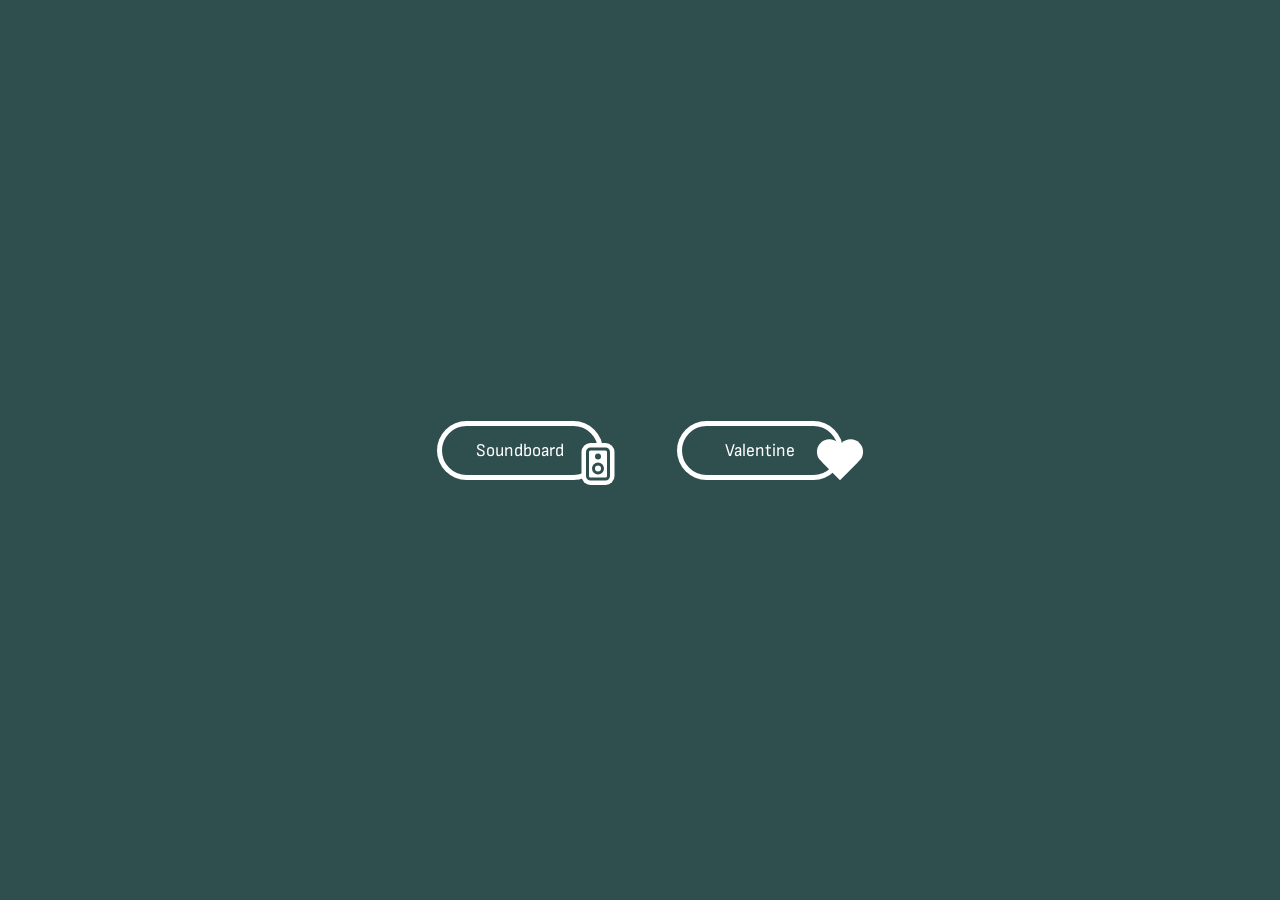
<file: index.html>
<!DOCTYPE html>
<html lang="en">
<head>
    <meta charset="UTF-8">
    <meta name="viewport" content="width=device-width, initial-scale=1.0">
    <title>Menu</title>
    <link rel="stylesheet" href="style.css">
</head>
<body>
    <div class="main">
        <a href="soundboard/index.html">
            <button id="soundboard">
                Soundboard
                <div class="gg-music-speaker"></div>
            </button>
        </a>
        
        <a href="valentine/index.html">
            <button id="valentine">
                Valentine
                <div class="heart" id="level3"></div>
                <div class="heart" id="level2"></div>
                <div class="heart" id="level1"></div>
            </button>
        </a>
    </div>
</body>
    <link rel="preconnect" href="https://fonts.googleapis.com">
    <link rel="preconnect" href="https://fonts.gstatic.com" crossorigin>
    <link href="https://fonts.googleapis.com/css2?family=Sofia+Sans+Semi+Condensed:ital,wght@0,1..1000;1,1..1000&display=swap" rel="stylesheet">
</html>
</file>
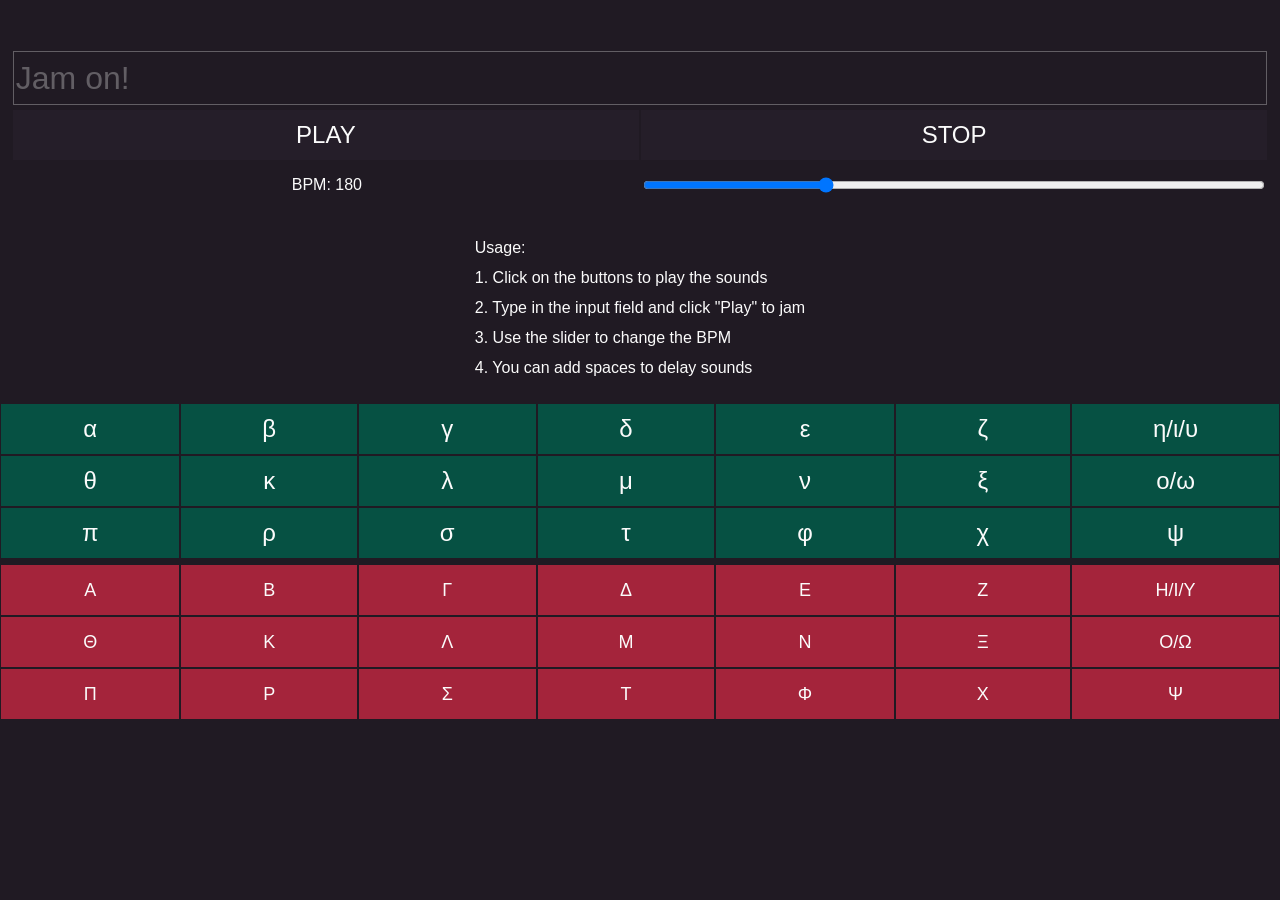
<file: soundboard/index.html>
<!DOCTYPE html>
<html lang="en">
<head>
    <meta charset="UTF-8">
    <meta name="viewport" content="width=device-width, initial-scale=1.0">
    <title>Ermis & Eleni Soundboard</title>
    <link rel="stylesheet" href="style.css">
</head>
<body>
    <div class="jam">
        <input type="text" placeholder="Jam on!" id="jam-input">
        <button id="jam-button">Play</button>
        <button id="stop-button">Stop</button>
        <p id="jam-text">BPM: 180</p>
        <input type="range" min="50" max="500" value="180" class="slider" id="jam-range">
    </div>

    <div class="usage">
        <p>Usage:</p>
        <p>1. Click on the buttons to play the sounds</p>
        <p>2. Type in the input field and click "Play" to jam</p>
        <p>3. Use the slider to change the BPM</p>
        <p>4. You can add spaces to delay sounds</p>
    </div>

    <div class="soundboard">
        <button class="ermis-button" id="er1">α</button>
        <button class="ermis-button" id="er2">β</button>
        <button class="ermis-button" id="er3">γ</button>
        <button class="ermis-button" id="er4">δ</button>
        <button class="ermis-button" id="er5">ε</button>
        <button class="ermis-button" id="er6">ζ</button>
        <button class="ermis-button" id="er7">η/ι/υ</button>
        <button class="ermis-button" id="er8">θ</button>
        <button class="ermis-button" id="er9">κ</button>
        <button class="ermis-button" id="er10">λ</button>
        <button class="ermis-button" id="er11">μ</button>
        <button class="ermis-button" id="er12">ν</button>
        <button class="ermis-button" id="er13">ξ</button>
        <button class="ermis-button" id="er14">ο/ω</button>
        <button class="ermis-button" id="er15">π</button>
        <button class="ermis-button" id="er16">ρ</button>
        <button class="ermis-button" id="er17">σ</button>
        <button class="ermis-button" id="er18">τ</button>
        <button class="ermis-button" id="er19">φ</button>
        <button class="ermis-button" id="er20">χ</button>
        <button class="ermis-button" id="er21">ψ</button>

        <div class="empty-cell"></div>

        <button class="eleni-button" id="el1">Α</button>
        <button class="eleni-button" id="el2">Β</button>
        <button class="eleni-button" id="el3">Γ</button>
        <button class="eleni-button" id="el4">Δ</button>
        <button class="eleni-button" id="el5">Ε</button>
        <button class="eleni-button" id="el6">Ζ</button>
        <button class="eleni-button" id="el7">Η/Ι/Υ</button>
        <button class="eleni-button" id="el8">Θ</button>
        <button class="eleni-button" id="el9">Κ</button>
        <button class="eleni-button" id="el10">Λ</button>
        <button class="eleni-button" id="el11">Μ</button>
        <button class="eleni-button" id="el12">Ν</button>
        <button class="eleni-button" id="el13">Ξ</button>
        <button class="eleni-button" id="el14">Ο/Ω</button>
        <button class="eleni-button" id="el15">Π</button>
        <button class="eleni-button" id="el16">Ρ</button>
        <button class="eleni-button" id="el17">Σ</button>
        <button class="eleni-button" id="el18">Τ</button>
        <button class="eleni-button" id="el19">Φ</button>
        <button class="eleni-button" id="el20">Χ</button>
        <button class="eleni-button" id="el21">Ψ</button>
    </div>
    <script src="./scripts/helper.js"></script>
    <script src="./scripts/data.js"></script>
    <script src="./scripts/jam.js"></script>
    <script src="./scripts/keyboard.js"></script>
    <script src="./scripts/soundboard.js"></script>
</body>
</html>
</file>
<file: style.css>
body {
    margin: 0;
    padding: 0;
    background-color: darkslategray;
}

.main {
    display: flex;
    justify-content: center;
    align-items: center;
    height: 100vh;

    gap: min(5rem, 10vw);
}

button {
    font-size: large;
    font-family: "Sofia Sans Semi Condensed", sans-serif;

    color: white;
    padding: 14px 20px;
    
    cursor: pointer;
    
    border: 2px solid;
    border-radius: 100px;
    
    transition: opacity 0.5s;

    min-width: 10rem;
    min-height: 3rem;

    position: relative;

    background-color:darkslategray;
    box-shadow: 0 0 0 3px white;
}

button:hover {
    opacity: 0.75;
}

#soundboard:hover .gg-music-speaker {
    scale: 2.5;
    rotate: 15deg;
}

#valentine:hover #level1 {
    opacity: 1;
}

#valentine:hover #level2 {
    opacity: 1;
}

#valentine:hover #level3 {
    right:  1.5rem;
    rotate: 15deg;
}

#valentine:hover #level3::before, #valentine:hover #level3::after {
    scale: 110%;
}

.gg-music-speaker {
    background-color: white;
    box-sizing: border-box;
    position: absolute;
    display: block;
    transform: scale(var(--ggs, 1));
    width: 16px;
    height: 22px;
    border: 2px solid darkslategray;
    border-radius: 3px;

    bottom: 0%;
    right: -0.5rem;

    box-shadow: 0 0 0 3px white;

    scale: 1.5;

    transition: scale 0.5s, rotate 0.5s;
}

.gg-music-speaker::after,
.gg-music-speaker::before {
    content: "";
    display: block;
    box-sizing: border-box;
    position: absolute;
    border: 2px solid darkslategray;
    border-radius: 100px
}

.gg-music-speaker::before {
    bottom: 2px;
    width: 8px;
    height: 8px;
    left: 2px
}

.gg-music-speaker::after {
    width: 4px;
    height: 4px;
    left: 4px;
    top: 2px
}

.heart:before,
.heart:after{
    position: absolute;
    content: "";
    left: 50px;
    top: 0;
    width: 50px;
    height: 80px;
    background: white;
    -moz-border-radius: 50px 50px 0 0;
    border-radius: 50px 50px 0 0;
    -webkit-transform: rotate(-45deg);
       -moz-transform: rotate(-45deg);
        -ms-transform: rotate(-45deg);
         -o-transform: rotate(-45deg);
            transform: rotate(-45deg);
    -webkit-transform-origin: 0 100%;
       -moz-transform-origin: 0 100%;
        -ms-transform-origin: 0 100%;
         -o-transform-origin: 0 100%;
            transform-origin: 0 100%;
            
    transition: scale 0.5s;
}
.heart:after{
    left: 0;
    -webkit-transform: rotate(45deg);
       -moz-transform: rotate(45deg);
        -ms-transform: rotate(45deg);
         -o-transform: rotate(45deg);
            transform: rotate(45deg);
    -webkit-transform-origin: 100% 100%;
       -moz-transform-origin: 100% 100%;
        -ms-transform-origin: 100% 100%;
         -o-transform-origin: 100% 100%;
            transform-origin :100% 100%;
}

.container {
    position: absolute;
    bottom: 100%;
}

.heart {
    scale: 50%;

    position: absolute;
    bottom: 70%;
    right: 15%;

    transition: right 0.7s, rotate 0.2s;
}

#level1 {
    pointer-events: none;

    opacity: 0;

    transition: opacity 0.1s ease-in-out;

    bottom: 7rem;
    right: 1.5rem;
    rotate: 25deg;
}

#level2 {
    pointer-events: none;

    opacity: 0;

    transition: opacity 0.2s ease-in-out;

    bottom: 5rem;
    right:  0.5rem;
    rotate: -5deg;
}

#level1::before,
#level1::after {
    scale: 0.5;
}

#level2::before,
#level2::after {
    scale: 0.75;

}

#level3::before,
#level3::after {
    scale: 1;

}
</file>
<file: soundboard/style.css>
body {
    margin: 0%;
    background-color: #201A23;
}

.soundboard {
    display: grid;
    width: 100%;
    grid-template-columns: repeat(7, auto);
    grid-template-rows: repeat(7, auto);
    position: fixed;
    bottom: 20%;
}

.ermis-button {
    background-color: #065143;
    color: #FBFBFB;
    font-size:x-large;
    margin: 1px;
    border: none;
    min-height: 50px;
}

.ermis-button:hover { 
    background-color: #075f4f;
}

.ermis-button:active {
    background-color: #05493d;
}

.eleni-button {
    background-color: #A4243B;
    color: #FBFBFB;
    font-size:large;
    margin: 1px;
    border: none;
    min-height: 50px;
}

.eleni-button:hover {
    background-color: #b32842;
}

.eleni-button:active {
    background-color: #911e33;
}

.empty-cell {
    grid-column: 1 / 8;
    min-height: 5px;
}

.jam {
    display: grid;
    width: 98%;
    margin-top: 3%;
    padding: 1%;
    grid-template-columns: repeat(2, auto);
}

.jam button {
    background-color: #251e29;
    border: none;
    color: #FBFBFB;
    text-transform: uppercase;
    font-size: x-large;
    margin-top: 5px;
    min-height: 50px;
    min-width: 44vw;
}

.jam button:hover {
    background-color: #2c2431;
}

.jam button:active {
    background-color: #1d1720;
}

#jam-button {
    margin-right: 2px;
}

#pause-button {
    margin-left: 2px;
}

#jam-input {
    bottom: 0;
    grid-column: 1 / 3;
    min-height: 50px;
    font-size: xx-large;
    background-color: rgba(0, 0, 0, 0);
    color: #FBFBFB;
    border: 1px solid rgba(251, 251, 251, 0.3);
}

#jam-input::placeholder {
    color:rgba(251, 251, 251, 0.3)
}


.jam p {
    display: flex;
    justify-content: center;
    font-family:Arial, Helvetica, sans-serif;
    color: #FBFBFB;
}

.usage {
    display: grid;
    justify-content: center;
    font-family:Arial, Helvetica, sans-serif;
    color: #FBFBFB;
    top: 10%;
    grid-template-rows: repeat(4, 30px);
}
</file>
